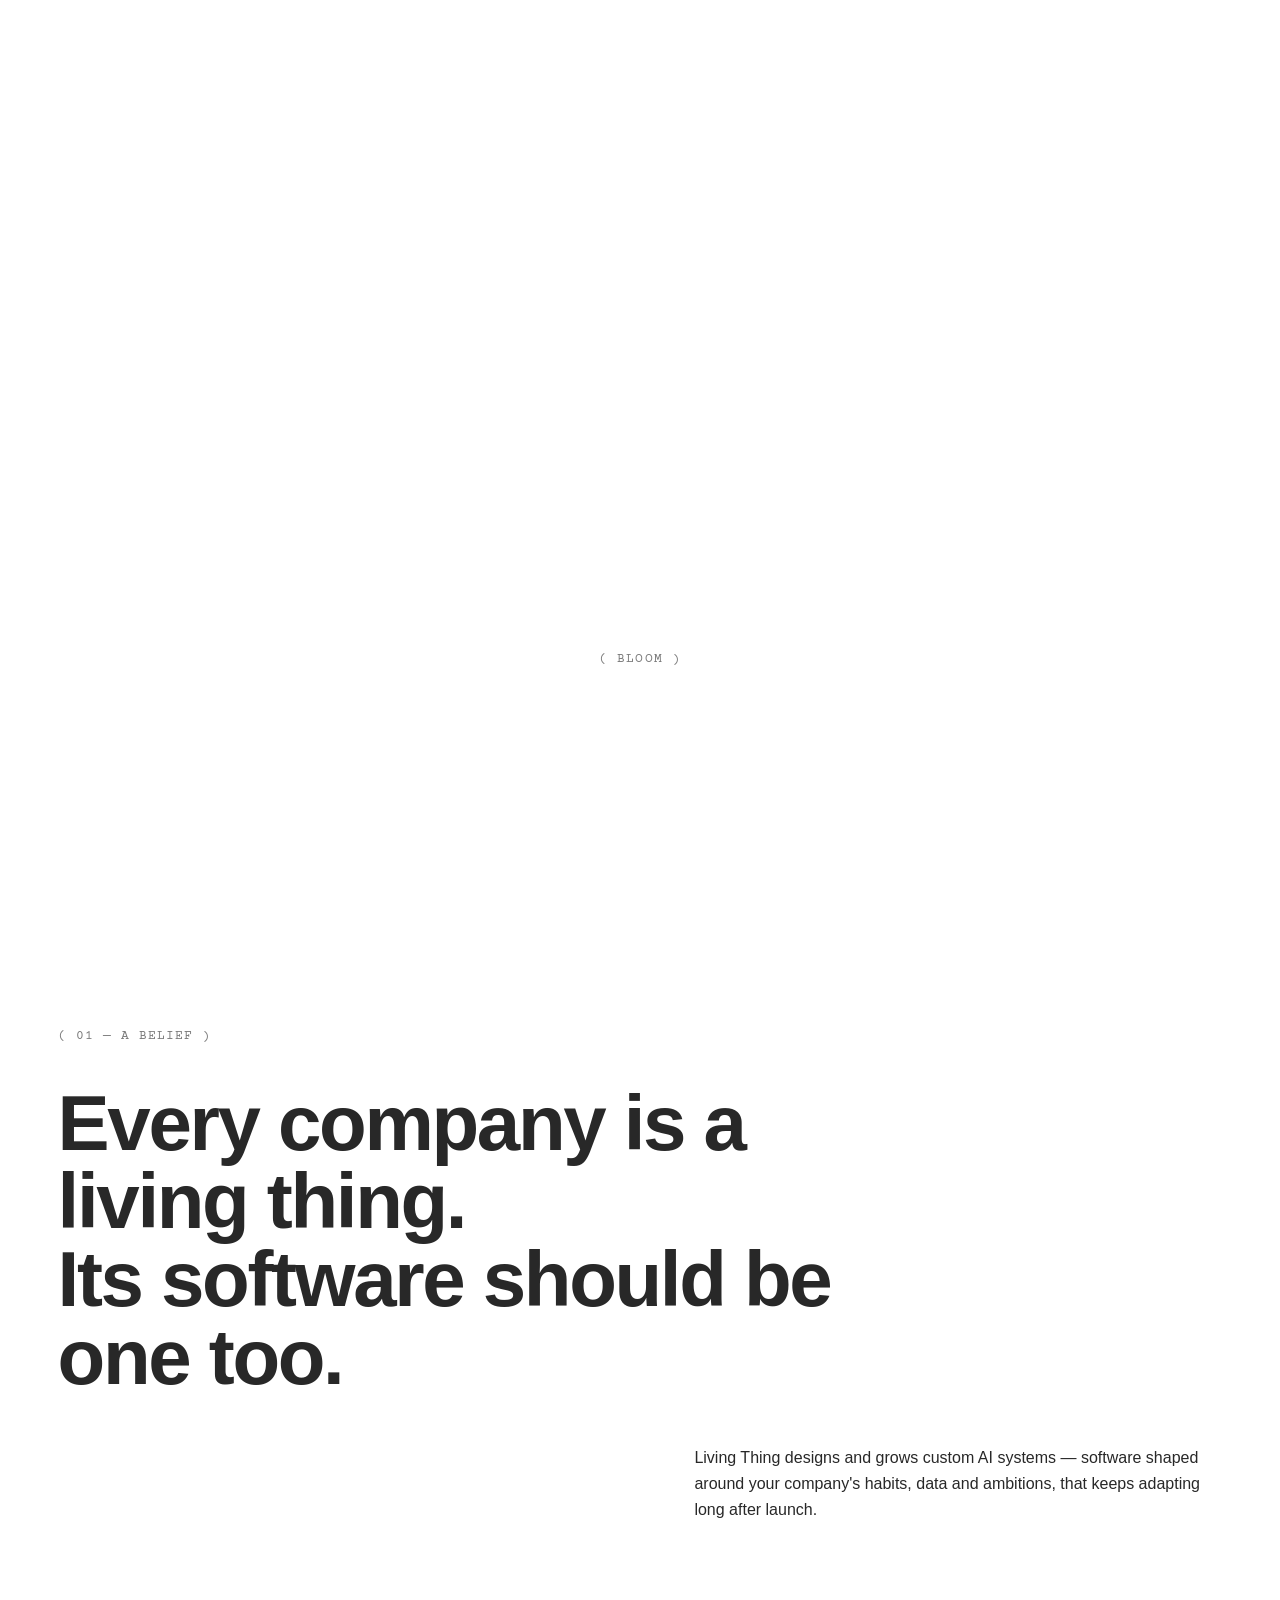
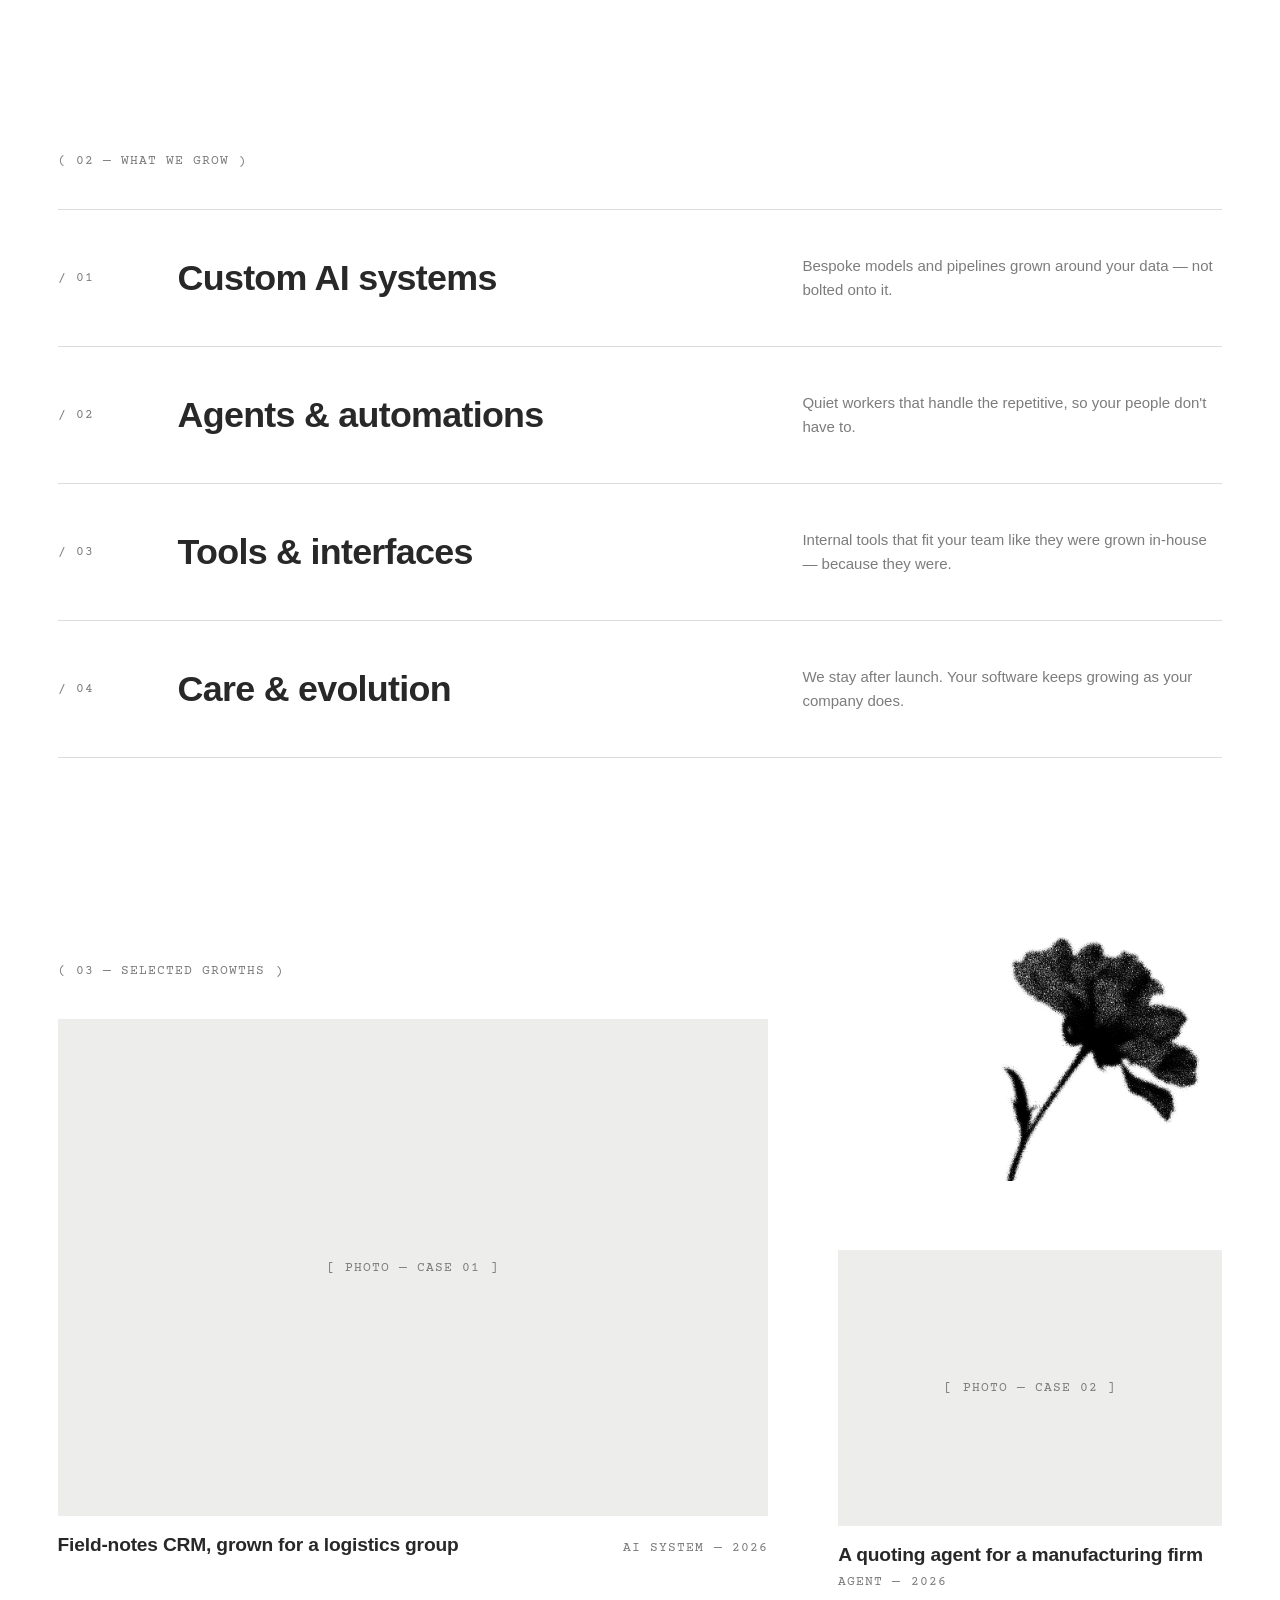
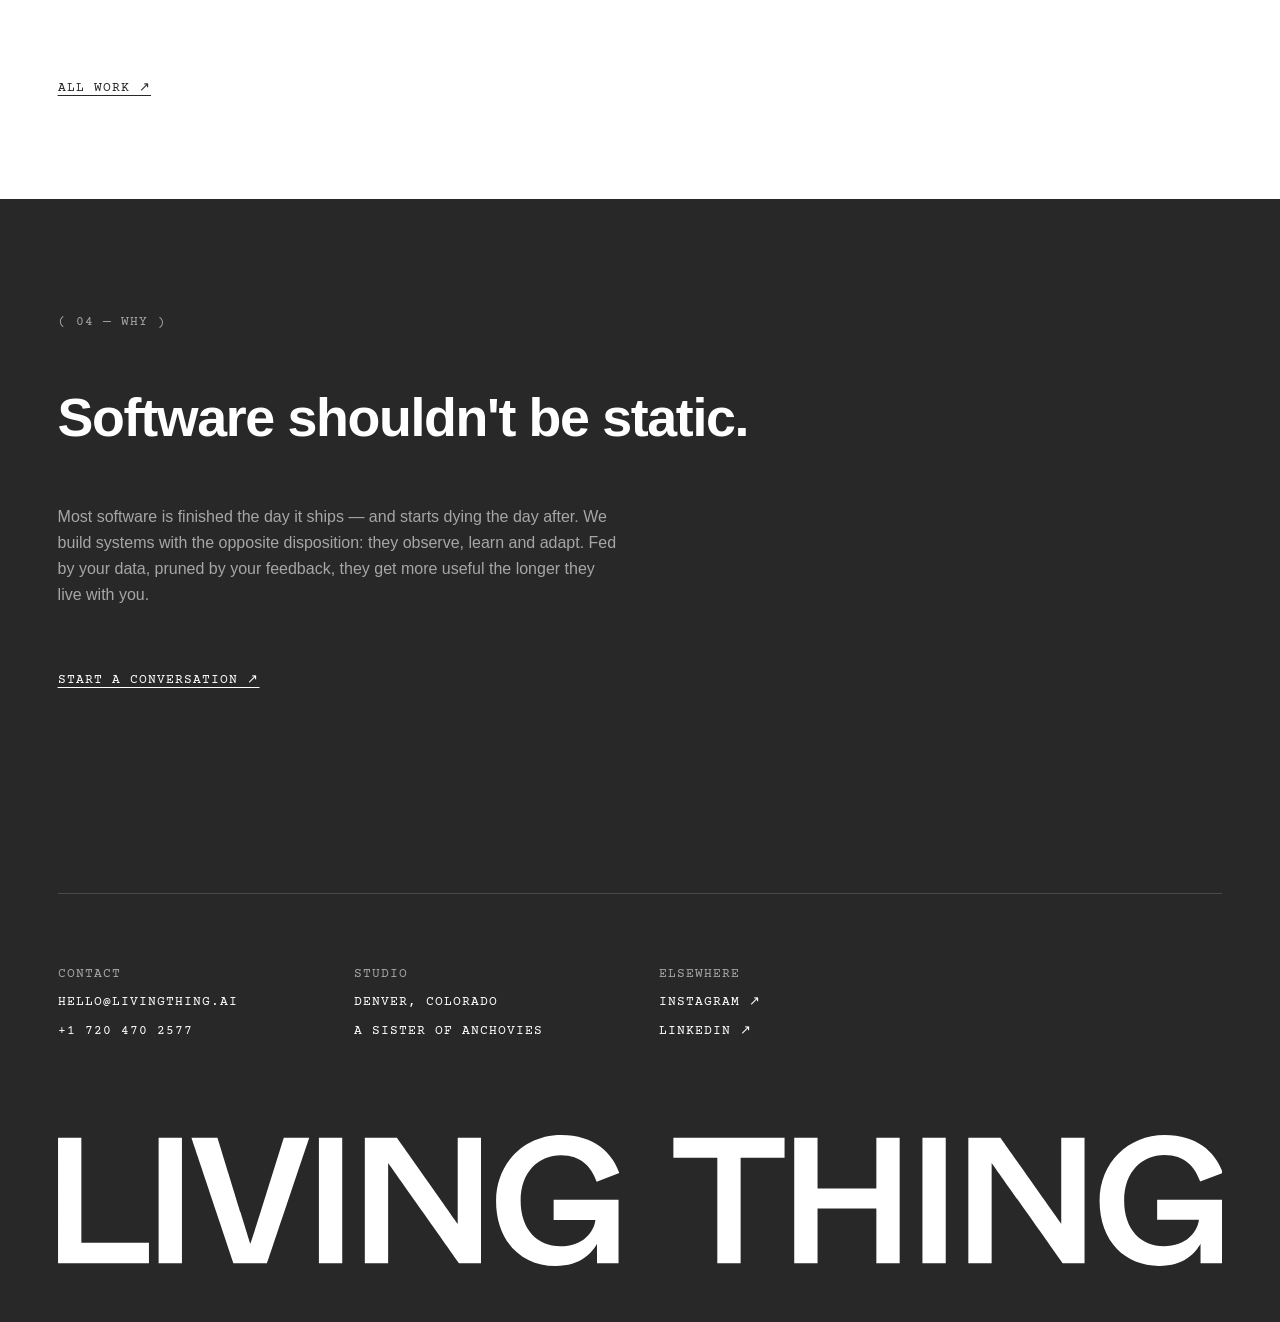
<file: index.html>
<!DOCTYPE html>
<html lang="en">
<head>
<meta charset="UTF-8">
<meta name="viewport" content="width=device-width, initial-scale=1.0">
<title>Living Thing — Tailor-made AI Software</title>
<meta name="description" content="Living Thing designs and grows custom AI systems — software shaped around your company's habits, data and ambitions, that keeps adapting long after launch.">
<link rel="preconnect" href="https://fonts.googleapis.com">
<link rel="preconnect" href="https://fonts.gstatic.com" crossorigin>
<link href="https://fonts.googleapis.com/css2?family=Courier+Prime:wght@400;700&display=swap" rel="stylesheet">
<link rel="stylesheet" href="style.css">
</head>
<body class="preload">

<!-- Shared wordmark symbol -->
<svg style="display:none" xmlns="http://www.w3.org/2000/svg">
  <symbol id="wordmark" viewBox="0 0 3000 337.413">
    <path d="M0,7.176h60.043s0,270.657,0,270.657h174.125s0,52.653,0,52.653H0s0-323.31,0-323.31Z"/>
    <path d="M259.083,281.989V55.672s0-48.497,0-48.497h60.043s0,48.497,0,48.497v226.317s0,48.496,0,48.496h-60.043s0-48.496,0-48.496Z"/>
    <path d="M343.596,7.176h66.971s59.12,191.215,59.12,191.215l25.402,82.213c5.542-16.166,10.162-30.022,26.328-81.751L581.458,7.176h65.587s-108.539,323.31-108.539,323.31h-86.371S343.596,7.176,343.596,7.176Z"/>
    <path d="M671.956,281.989V55.672s0-48.497,0-48.497h60.042s0,48.497,0,48.497v226.317s0,48.496,0,48.496h-60.042s0-48.496,0-48.496Z"/>
    <path d="M790.184,7.176h82.675s156.575,221.698,156.575,221.698v-78.518s0-143.18,0-143.18h60.043s0,323.31,0,323.31h-56.349s-182.901-258.186-182.901-258.186v92.375s0,165.811,0,165.811h-60.043s0-323.31,0-323.31Z"/>
    <path d="M1128.239,169.754c0-97.455,73.437-169.507,167.659-169.507,85.447,0,132.557,46.649,149.647,97.917l-58.196,22.17c-13.856-38.336-39.722-68.357-91.913-68.357-56.81,0-103.921,42.03-103.921,117.315,0,74.823,44.34,117.315,102.073,117.315,58.197,0,86.833-36.026,90.527-67.895h-107.617s0-51.73,0-51.73h167.198s0,163.502,0,163.502h-55.424s0-50.344,0-50.344c-12.472,21.708-40.645,57.272-107.155,57.272-85.447,0-152.879-61.89-152.879-167.659Z"/>
    <path d="M1698.089,58.658h-113.159s0-51.73,0-51.73h286.361s0,51.73,0,51.73h-113.159s0,271.58,0,271.58h-60.043s0-271.58,0-271.58Z"/>
    <path d="M1896.202,6.928h60.042s0,130.709,0,130.709h151.495s0-130.709,0-130.709h60.043s0,323.31,0,323.31h-60.043s0-140.871,0-140.871h-151.495s0,140.871,0,140.871h-60.042s0-323.31,0-323.31Z"/>
    <path d="M2226.41,281.742V55.425s0-48.497,0-48.497h60.043s0,48.497,0,48.497v226.317s0,48.496,0,48.496h-60.043s0-48.496,0-48.496Z"/>
    <path d="M2344.639,6.928h82.675s156.575,221.698,156.575,221.698v-78.518s0-143.18,0-143.18h60.043s0,323.31,0,323.31h-56.349s-182.901-258.186-182.901-258.186v92.375s0,165.811,0,165.811h-60.043s0-323.31,0-323.31Z"/>
    <path d="M2682.694,169.507c0-97.455,73.436-169.507,167.659-169.507,85.447,0,132.557,46.649,149.647,97.917l-58.196,22.17c-13.856-38.336-39.722-68.357-91.913-68.357-56.81,0-103.921,42.03-103.921,117.315,0,74.823,44.34,117.315,102.073,117.315,58.197,0,86.833-36.026,90.527-67.895h-107.617s0-51.73,0-51.73h167.198s0,163.502,0,163.502h-55.424s0-50.344,0-50.344c-12.472,21.708-40.645,57.272-107.155,57.272-85.447,0-152.879-61.89-152.879-167.659Z"/>
  </symbol>
</svg>

<!-- ══ Loading screen : germinate → bloom → ink ══ -->
<div id="loader" aria-hidden="true">
  <div class="loader-stage">
    <video id="loader-video" src="assets/morph-loop.mp4" muted autoplay loop playsinline></video>
  </div>
  <p class="loader-caption" id="loader-caption">( GERMINATE )</p>
</div>

<!-- ══ Corner mark — appears after scrolling past the hero ══ -->
<a class="nav-mark" id="corner-mark" href="#top" aria-label="Living Thing — back to top">
  <video src="assets/morph-loop.mp4" muted autoplay loop playsinline></video>
</a>

<!-- ══ Nav ══ -->
<header class="nav">
  <nav class="nav-links mono">
    <a href="#work">WORK</a>
    <a href="#services">SERVICES</a>
    <a href="#about">ABOUT</a>
    <a class="u" href="mailto:hello@livingthing.ai">CONTACT ↗</a>
  </nav>
</header>

<!-- ══ Hero ══ -->
<section class="hero" id="top">
  <div class="hero-mark rise">
    <video src="assets/morph-loop.mp4" muted autoplay loop playsinline aria-label="The Living Thing mark, morphing"></video>
    <p class="mono muted caption">( THE MARK IS ALIVE — MORPH LOOP, 8S )</p>
  </div>
  <div class="hero-foot rise d1">
    <div class="hero-eyebrow mono">
      <span>TAILOR-MADE AI SOFTWARE</span>
      <span>EST. MMXXVI — FOR COMPANIES THAT GROW</span>
    </div>
    <svg class="wordmark" viewBox="0 0 3000 337.413" role="img" aria-label="Living Thing"><use href="#wordmark"/></svg>
  </div>
</section>

<!-- ══ 01 · A belief ══ -->
<section class="belief" id="about">
  <p class="mono muted label">( 01 — A BELIEF )</p>
  <h1>Every company is a living thing.<br>Its software should be one too.</h1>
  <p class="belief-body">Living Thing designs and grows custom AI systems — software shaped around your company's habits, data and ambitions, that keeps adapting long after launch.</p>
</section>

<!-- ══ 02 · What we grow ══ -->
<section class="services" id="services">
  <p class="mono muted label">( 02 — WHAT WE GROW )</p>
  <ul class="service-rows">
    <li>
      <span class="mono muted num">/ 01</span>
      <h2>Custom AI systems</h2>
      <p>Bespoke models and pipelines grown around your data — not bolted onto it.</p>
    </li>
    <li>
      <span class="mono muted num">/ 02</span>
      <h2>Agents &amp; automations</h2>
      <p>Quiet workers that handle the repetitive, so your people don't have to.</p>
    </li>
    <li>
      <span class="mono muted num">/ 03</span>
      <h2>Tools &amp; interfaces</h2>
      <p>Internal tools that fit your team like they were grown in-house — because they were.</p>
    </li>
    <li>
      <span class="mono muted num">/ 04</span>
      <h2>Care &amp; evolution</h2>
      <p>We stay after launch. Your software keeps growing as your company does.</p>
    </li>
  </ul>
</section>

<!-- ══ 03 · Selected growths ══ -->
<section class="growths" id="work">
  <p class="mono muted label">( 03 — SELECTED GROWTHS )</p>
  <img class="motif" src="assets/motif-2.png" alt="Pressed flower — stippled plant motif">
  <div class="cases">
    <article class="case case-a">
      <div class="ph"><span class="mono muted">[ PHOTO — CASE 01 ]</span></div>
      <div class="case-meta">
        <h3>Field-notes CRM, grown for a logistics group</h3>
        <span class="mono muted">AI SYSTEM — 2026</span>
      </div>
    </article>
    <article class="case case-b">
      <div class="ph"><span class="mono muted">[ PHOTO — CASE 02 ]</span></div>
      <div class="case-meta stack">
        <h3>A quoting agent for a manufacturing firm</h3>
        <span class="mono muted">AGENT — 2026</span>
      </div>
    </article>
  </div>
  <a class="mono u allwork" href="#">ALL WORK ↗</a>
</section>

<!-- ══ 04 · Why ══ -->
<section class="why">
  <p class="mono label why-label">( 04 — WHY )</p>
  <h2>Software shouldn't be static.</h2>
  <p class="why-body">Most software is finished the day it ships — and starts dying the day after. We build systems with the opposite disposition: they observe, learn and adapt. Fed by your data, pruned by your feedback, they get more useful the longer they live with you.</p>
  <a class="mono u cta" href="mailto:hello@livingthing.ai">START A CONVERSATION ↗</a>
  <video class="why-specimen" src="assets/morph-loop.mp4" muted autoplay loop playsinline aria-hidden="true"></video>
</section>

<!-- ══ Footer ══ -->
<footer class="footer">
  <div class="rule"></div>
  <div class="footer-cols mono">
    <div><span class="dim">CONTACT</span><a href="mailto:hello@livingthing.ai">HELLO@LIVINGTHING.AI</a><a href="tel:+17204702577">+1 720 470 2577</a></div>
    <div><span class="dim">STUDIO</span><span>DENVER, COLORADO</span><span>A SISTER OF ANCHOVIES</span></div>
    <div><span class="dim">ELSEWHERE</span><a href="#">INSTAGRAM ↗</a><a href="#">LINKEDIN ↗</a></div>
  </div>
  <svg class="wordmark" viewBox="0 0 3000 337.413" role="img" aria-label="Living Thing"><use href="#wordmark"/></svg>
</footer>

<script src="main.js"></script>
</body>
</html>
</file>
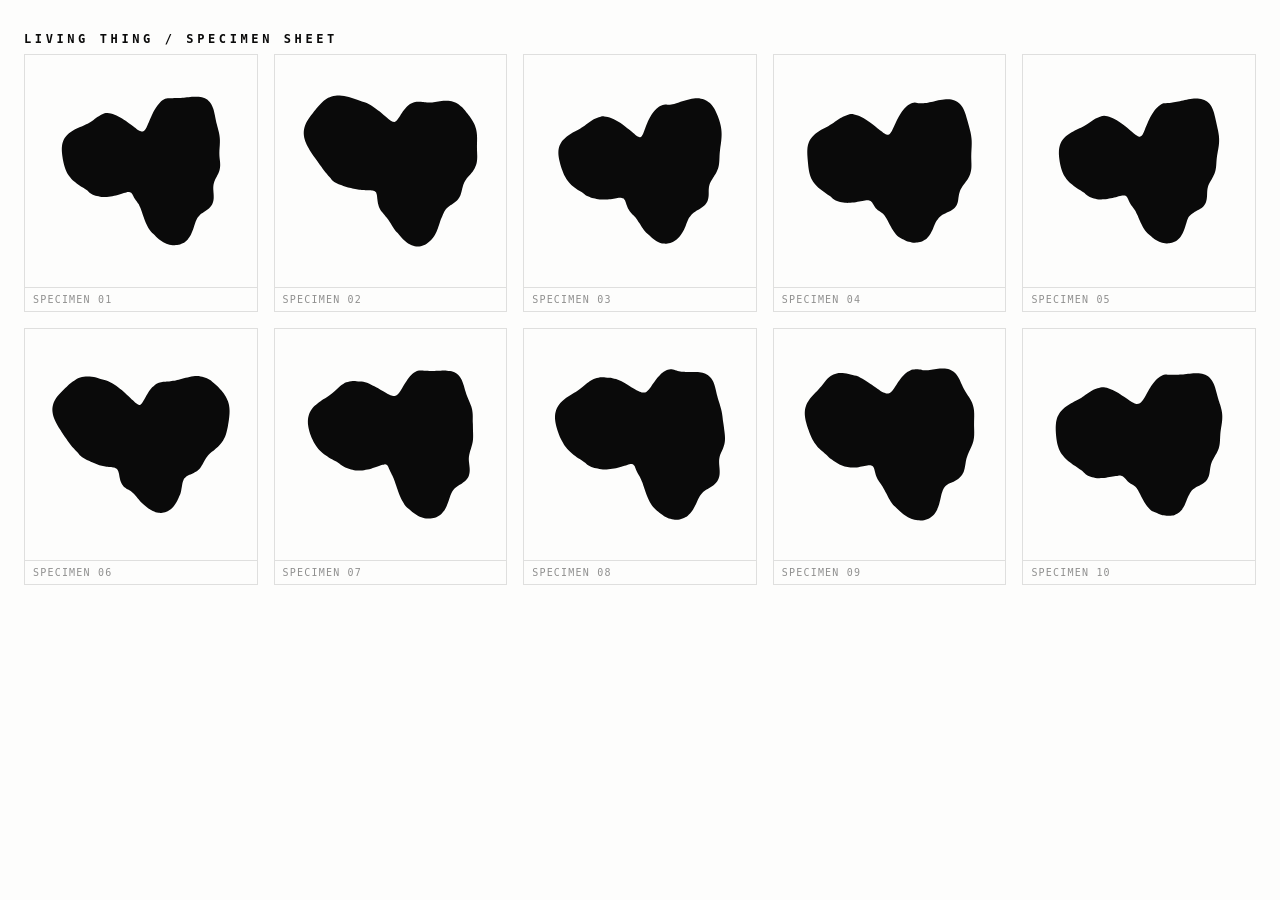
<file: exports/specimens/preview.html>
<!doctype html>
<title>Living Thing — Specimen Sheet</title>
<style>
  body { margin: 0; background: #fdfdfc; font-family: ui-monospace, Menlo, monospace; padding: 24px; }
  h1 { font-size: 12px; letter-spacing: 0.3em; text-transform: uppercase; color: #0a0a0a; }
  .grid { display: grid; grid-template-columns: repeat(5, 1fr); gap: 16px; }
  figure { margin: 0; border: 1px solid rgba(10,10,10,0.12); }
  img { display: block; width: 100%; height: auto; }
  figcaption { font-size: 10px; letter-spacing: 0.12em; text-transform: uppercase; color: rgba(10,10,10,0.45); padding: 6px 8px; border-top: 1px solid rgba(10,10,10,0.12); }
</style>
<h1>Living Thing / Specimen Sheet</h1>
<div class="grid">
  <figure><img src="living-thing-specimen-01.svg"><figcaption>Specimen 01</figcaption></figure>
  <figure><img src="living-thing-specimen-02.svg"><figcaption>Specimen 02</figcaption></figure>
  <figure><img src="living-thing-specimen-03.svg"><figcaption>Specimen 03</figcaption></figure>
  <figure><img src="living-thing-specimen-04.svg"><figcaption>Specimen 04</figcaption></figure>
  <figure><img src="living-thing-specimen-05.svg"><figcaption>Specimen 05</figcaption></figure>
  <figure><img src="living-thing-specimen-06.svg"><figcaption>Specimen 06</figcaption></figure>
  <figure><img src="living-thing-specimen-07.svg"><figcaption>Specimen 07</figcaption></figure>
  <figure><img src="living-thing-specimen-08.svg"><figcaption>Specimen 08</figcaption></figure>
  <figure><img src="living-thing-specimen-09.svg"><figcaption>Specimen 09</figcaption></figure>
  <figure><img src="living-thing-specimen-10.svg"><figcaption>Specimen 10</figcaption></figure>
</div>
</file>
<file: style.css>
/* ── Living Thing — tokens ─────────────────────────────── */
:root {
  --ink: #282828;
  --paper: #ffffff;
  --mist: #ededeb;
  --line: #dcdcda;
  --line-dark: #4a4a4a;
  --muted: #7c7c7c;
  --muted-dark: #a6a6a6;

  --font-display: "Helvetica Neue", Helvetica, Arial, sans-serif;
  --font-mono: "Courier Prime", "Courier New", monospace;

  --gutter: clamp(20px, 4.5vw, 64px);
  --caption: 13px;
}

* { margin: 0; padding: 0; box-sizing: border-box; }

html { scroll-behavior: smooth; }

body {
  background: var(--paper);
  color: var(--ink);
  font-family: var(--font-display);
  -webkit-font-smoothing: antialiased;
  overflow-x: hidden;
}

body.lock { overflow: hidden; height: 100vh; }

.mono {
  font-family: var(--font-mono);
  font-size: var(--caption);
  letter-spacing: 0.08em;
  line-height: 1.25;
}

.muted { color: var(--muted); }
.label { margin-bottom: 40px; }
.u { text-decoration: underline; text-underline-offset: 4px; text-decoration-thickness: 1px; }

a { color: inherit; text-decoration: none; }
a.u { text-decoration: underline; text-underline-offset: 4px; }
a:hover { opacity: 0.6; }

section { padding: clamp(56px, 8vw, 104px) var(--gutter); }

/* ── Loader ────────────────────────────────────────────── */
#loader {
  position: fixed;
  inset: 0;
  z-index: 100;
  background: var(--paper);
  display: flex;
  flex-direction: column;
  align-items: center;
  justify-content: center;
  gap: 22px;
}

.loader-stage {
  width: min(44vmin, 400px);
  aspect-ratio: 1;
  transform-origin: 50% 50%;
  will-change: transform;
}

.loader-stage video { width: 100%; height: 100%; object-fit: cover; mix-blend-mode: multiply; }

.loader-caption {
  font-family: var(--font-mono);
  font-size: var(--caption);
  letter-spacing: 0.08em;
  color: var(--muted);
  transition: opacity 0.3s ease;
}

/* zoom into the mark → ink */
#loader.zoom .loader-stage {
  transform: scale(42);
  transition: transform 1.2s cubic-bezier(0.72, 0, 0.9, 0.4);
}
#loader.zoom .loader-caption { opacity: 0; }

#loader.ink { background: var(--ink); }
#loader.ink .loader-stage { visibility: hidden; }

#loader.reveal { opacity: 0; transition: opacity 0.7s ease; }
#loader.gone { display: none; }

/* page content entrance */
body.preload .rise { opacity: 0; transform: translateY(16px); }
body.loaded .rise {
  opacity: 1;
  transform: none;
  transition: opacity 0.9s ease, transform 0.9s ease;
}
body.loaded .rise.d1 { transition-delay: 0.15s; }

/* the wordmark animates in out of the black */
body.preload .hero .wordmark { opacity: 0; transform: translateY(56px); }
body.loaded .hero .wordmark {
  opacity: 1;
  transform: none;
  transition: opacity 1.1s ease 0.35s, transform 1.1s cubic-bezier(0.22, 0.7, 0.2, 1) 0.35s;
}

/* ── Corner mark (fixed, docks in after the hero) ──────── */
.nav-mark {
  position: fixed;
  top: 20px;
  left: var(--gutter);
  z-index: 50;
  width: 48px;
  height: 48px;
  opacity: 0;
  transform: translateY(-10px);
  pointer-events: none;
  transition: opacity 0.45s ease, transform 0.45s ease;
}

.nav-mark video {
  width: 100%;
  height: 100%;
  object-fit: cover;
}

.nav-mark { mix-blend-mode: multiply; }

.nav-mark.show {
  opacity: 1;
  transform: none;
  pointer-events: auto;
}

.nav-mark.on-dark {
  filter: invert(1) contrast(1.2);
  mix-blend-mode: screen;
}

/* ── Nav ───────────────────────────────────────────────── */
.nav {
  position: absolute;
  top: 0; left: 0; right: 0;
  z-index: 10;
  display: flex;
  align-items: center;
  justify-content: flex-end;
  padding: 30px var(--gutter);
}

.nav-links { display: flex; gap: clamp(20px, 3vw, 40px); color: var(--paper); }

/* ── Hero — ink, the loading screen bleeds into it ─────── */
.hero {
  min-height: 100svh;
  display: flex;
  flex-direction: column;
  justify-content: space-between;
  padding-top: 120px;
  padding-bottom: 56px;
  background: var(--ink);
  color: var(--paper);
}

.hero .muted { color: var(--muted-dark); }
.hero .wordmark { fill: var(--paper); }

.hero-mark {
  display: flex;
  flex-direction: column;
  align-items: center;
  gap: 20px;
  margin-top: clamp(0px, 2vh, 40px);
}

.hero-mark video {
  width: clamp(220px, 30vmin, 310px);
  aspect-ratio: 1;
  object-fit: cover;
  filter: invert(1) contrast(1.2);
  mix-blend-mode: screen;
}

.hero-foot { display: flex; flex-direction: column; gap: 28px; }

.hero-eyebrow {
  display: flex;
  justify-content: space-between;
  gap: 16px;
  flex-wrap: wrap;
}

.wordmark { display: block; width: 100%; height: auto; fill: var(--ink); }

/* ── Belief ────────────────────────────────────────────── */
.belief { padding-top: clamp(72px, 10vw, 128px); padding-bottom: clamp(72px, 10vw, 128px); }

.belief h1 {
  font-size: clamp(40px, 6.1vw, 88px);
  line-height: 1.0;
  letter-spacing: -0.03em;
  font-weight: 700;
  max-width: 18ch;
}

.belief-body {
  margin-top: 48px;
  margin-left: auto;
  max-width: 528px;
  font-size: 16px;
  line-height: 26px;
  color: var(--ink);
}

/* ── Services ──────────────────────────────────────────── */
.service-rows { list-style: none; border-top: 1px solid var(--line); }

.service-rows li {
  display: grid;
  grid-template-columns: 96px 1fr minmax(260px, 420px);
  align-items: center;
  gap: 24px;
  padding: 44px 0;
  border-bottom: 1px solid var(--line);
}

.service-rows .num { font-size: var(--caption); }

.service-rows h2 {
  font-size: clamp(26px, 2.8vw, 40px);
  letter-spacing: -0.02em;
  font-weight: 700;
}

.service-rows p { font-size: 15px; line-height: 24px; color: var(--muted); }

/* ── Growths ───────────────────────────────────────────── */
.growths { position: relative; }

.growths .motif {
  position: absolute;
  top: clamp(48px, 6vw, 88px);
  right: var(--gutter);
  width: clamp(160px, 19vw, 280px);
  height: auto;
}

.cases {
  display: flex;
  gap: clamp(40px, 5.5vw, 80px);
  align-items: flex-start;
}

.case-a { width: 61%; }
.case-b { width: 33%; margin-top: clamp(140px, 18vw, 250px); }

.ph {
  background: var(--mist);
  display: flex;
  align-items: center;
  justify-content: center;
}

.case-a .ph { aspect-ratio: 10 / 7; }
.case-b .ph { aspect-ratio: 10 / 7.2; }

.case-meta {
  display: flex;
  justify-content: space-between;
  align-items: baseline;
  gap: 16px;
  margin-top: 18px;
}

.case-meta.stack { flex-direction: column; align-items: flex-start; gap: 8px; }

.case-meta h3 {
  font-size: clamp(17px, 1.5vw, 21px);
  letter-spacing: -0.01em;
  font-weight: 700;
}

.allwork { display: inline-block; margin-top: clamp(56px, 7vw, 96px); }

/* ── Why (ink) ─────────────────────────────────────────── */
.why {
  position: relative;
  background: var(--ink);
  color: var(--paper);
  overflow: clip;
  padding-top: clamp(72px, 9vw, 118px);
  padding-bottom: clamp(120px, 16vw, 220px);
}

.why-label { color: var(--muted-dark); margin-bottom: 56px; }

.why h2 {
  font-size: clamp(34px, 4.2vw, 60px);
  letter-spacing: -0.025em;
  font-weight: 700;
}

.why-body {
  max-width: 560px;
  margin-top: 56px;
  font-size: 16px;
  line-height: 26px;
  color: var(--muted-dark);
}

.why .cta { display: inline-block; margin-top: 64px; color: var(--paper); }

.why-specimen {
  position: absolute;
  right: 40px;
  bottom: -60px;
  width: clamp(280px, 39vw, 560px);
  aspect-ratio: 1;
  object-fit: cover;
  filter: invert(1) contrast(1.2);
  mix-blend-mode: screen;
  opacity: 0.9;
  pointer-events: none;
}

/* ── Footer ────────────────────────────────────────────── */
.footer {
  background: var(--ink);
  color: var(--paper);
  padding: 0 var(--gutter) 56px;
}

.footer .rule { height: 1px; background: var(--line-dark); }

.footer-cols {
  display: flex;
  gap: clamp(48px, 9vw, 140px);
  padding: 72px 0 96px;
  flex-wrap: wrap;
}

.footer-cols > div { display: flex; flex-direction: column; gap: 12px; }
.footer-cols .dim { color: var(--muted-dark); }

.footer .wordmark { fill: var(--paper); }

/* ── Small screens ─────────────────────────────────────── */
@media (max-width: 760px) {
  .service-rows li { grid-template-columns: 48px 1fr; }
  .service-rows p { grid-column: 2; }
  .cases { flex-direction: column; }
  .case-a, .case-b { width: 100%; margin-top: 0; }
  .growths .motif { position: static; margin-bottom: 40px; }
  .belief-body { margin-left: 0; }
}

/* ── Reduced motion ────────────────────────────────────── */
@media (prefers-reduced-motion: reduce) {
  html { scroll-behavior: auto; }
  #loader.zoom .loader-stage { transition: none; transform: none; }
  body.preload .rise { opacity: 1; transform: none; }
  body.preload .hero .wordmark { opacity: 1; transform: none; }
}
</file>
